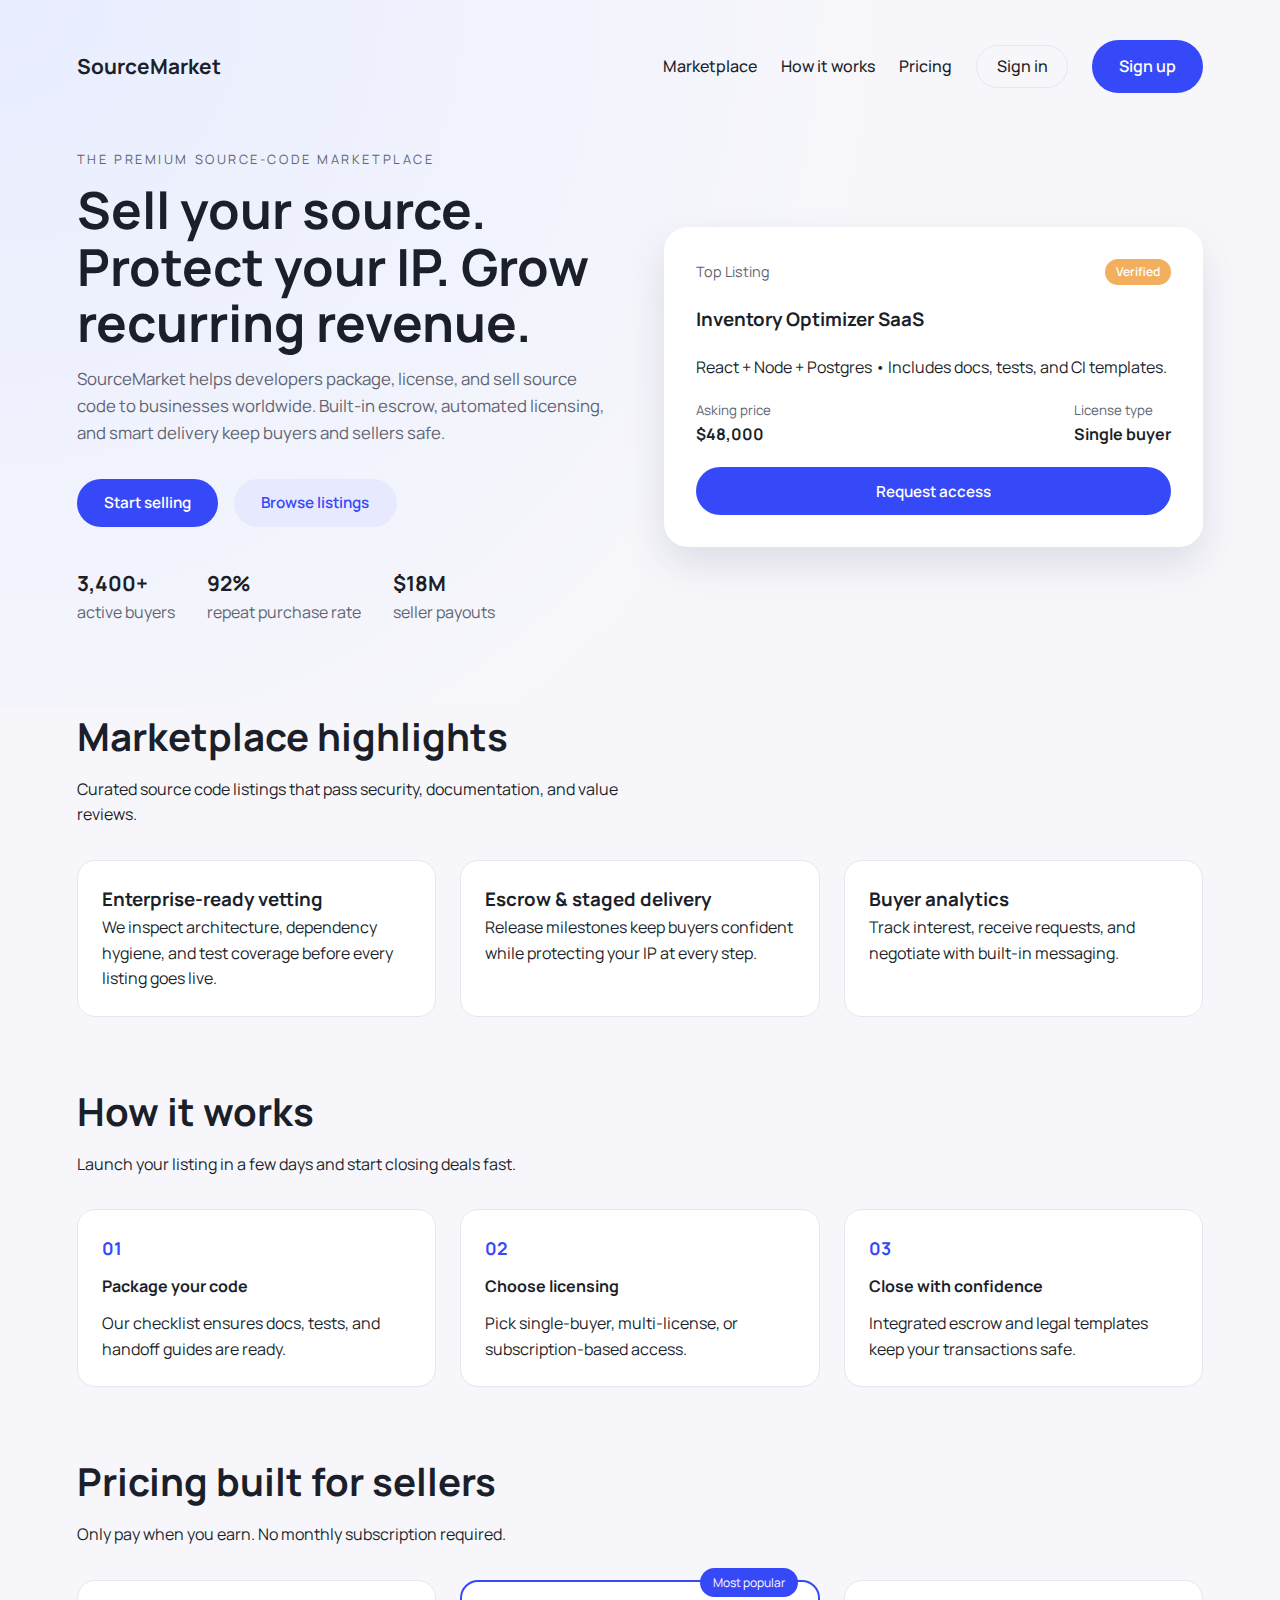
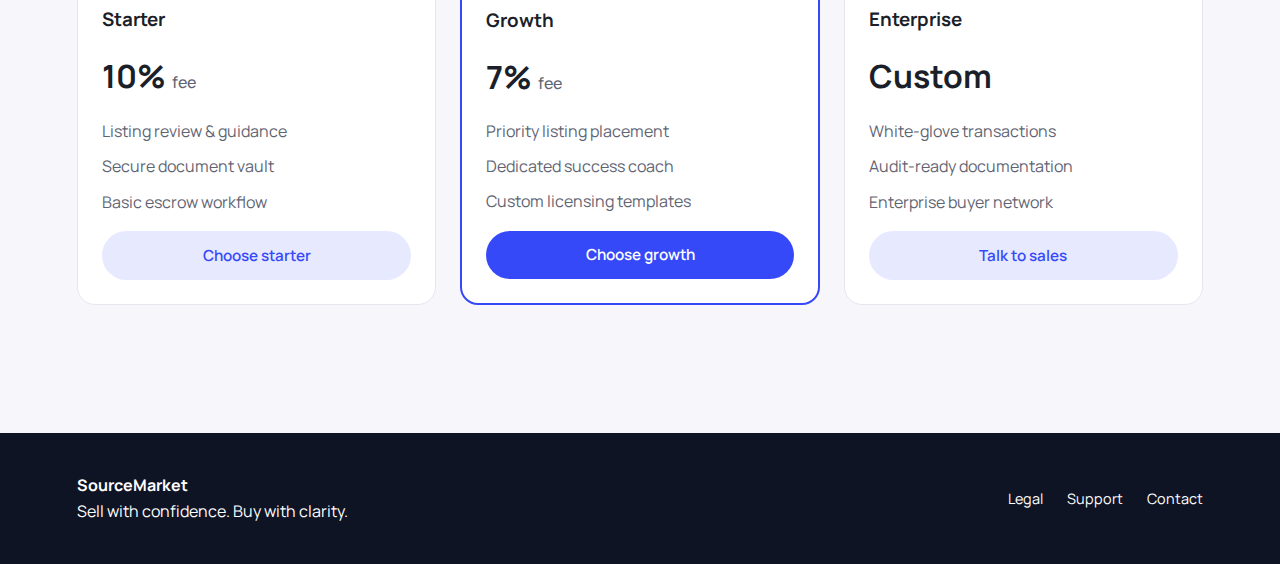
<file: index.html>
<!DOCTYPE html>
<html lang="en">
  <head>
    <meta charset="UTF-8" />
    <meta name="viewport" content="width=device-width, initial-scale=1.0" />
    <title>SourceMarket — Sell Your Source Code</title>
    <link rel="stylesheet" href="styles.css" />
    <link rel="preconnect" href="https://fonts.googleapis.com" />
    <link rel="preconnect" href="https://fonts.gstatic.com" crossorigin />
    <link
      href="https://fonts.googleapis.com/css2?family=Manrope:wght@300;400;500;600;700&display=swap"
      rel="stylesheet"
    />
  </head>
  <body>
    <header class="hero">
      <nav class="nav">
        <div class="logo">SourceMarket</div>
        <div class="nav-links">
          <a href="#market">Marketplace</a>
          <a href="#how">How it works</a>
          <a href="#pricing">Pricing</a>
          <a class="ghost" href="login.html">Sign in</a>
          <a class="primary" href="signup.html">Sign up</a>
        </div>
      </nav>
      <div class="hero-content">
        <div>
          <p class="eyebrow">The premium source-code marketplace</p>
          <h1>Sell your source. Protect your IP. Grow recurring revenue.</h1>
          <p class="lead">
            SourceMarket helps developers package, license, and sell source code to businesses
            worldwide. Built-in escrow, automated licensing, and smart delivery keep buyers and
            sellers safe.
          </p>
          <div class="cta-row">
            <button class="primary">Start selling</button>
            <button class="secondary">Browse listings</button>
          </div>
          <div class="trust">
            <div>
              <strong>3,400+</strong>
              <span>active buyers</span>
            </div>
            <div>
              <strong>92%</strong>
              <span>repeat purchase rate</span>
            </div>
            <div>
              <strong>$18M</strong>
              <span>seller payouts</span>
            </div>
          </div>
        </div>
        <div class="hero-card">
          <div class="card-header">
            <span>Top Listing</span>
            <span class="badge">Verified</span>
          </div>
          <h3>Inventory Optimizer SaaS</h3>
          <p>React + Node + Postgres • Includes docs, tests, and CI templates.</p>
          <div class="card-meta">
            <div>
              <small>Asking price</small>
              <strong>$48,000</strong>
            </div>
            <div>
              <small>License type</small>
              <strong>Single buyer</strong>
            </div>
          </div>
          <button class="primary full">Request access</button>
        </div>
      </div>
    </header>

    <main>
      <section id="market" class="market">
        <div class="section-header">
          <h2>Marketplace highlights</h2>
          <p>Curated source code listings that pass security, documentation, and value reviews.</p>
        </div>
        <div class="cards">
          <article>
            <h3>Enterprise-ready vetting</h3>
            <p>
              We inspect architecture, dependency hygiene, and test coverage before every listing
              goes live.
            </p>
          </article>
          <article>
            <h3>Escrow &amp; staged delivery</h3>
            <p>Release milestones keep buyers confident while protecting your IP at every step.</p>
          </article>
          <article>
            <h3>Buyer analytics</h3>
            <p>Track interest, receive requests, and negotiate with built-in messaging.</p>
          </article>
        </div>
      </section>

      <section id="how" class="how">
        <div class="section-header">
          <h2>How it works</h2>
          <p>Launch your listing in a few days and start closing deals fast.</p>
        </div>
        <div class="steps">
          <div>
            <span>01</span>
            <h4>Package your code</h4>
            <p>Our checklist ensures docs, tests, and handoff guides are ready.</p>
          </div>
          <div>
            <span>02</span>
            <h4>Choose licensing</h4>
            <p>Pick single-buyer, multi-license, or subscription-based access.</p>
          </div>
          <div>
            <span>03</span>
            <h4>Close with confidence</h4>
            <p>Integrated escrow and legal templates keep your transactions safe.</p>
          </div>
        </div>
      </section>

      <section id="pricing" class="pricing">
        <div class="section-header">
          <h2>Pricing built for sellers</h2>
          <p>Only pay when you earn. No monthly subscription required.</p>
        </div>
        <div class="pricing-grid">
          <div class="pricing-card">
            <h3>Starter</h3>
            <p class="price">10% <span>fee</span></p>
            <ul>
              <li>Listing review &amp; guidance</li>
              <li>Secure document vault</li>
              <li>Basic escrow workflow</li>
            </ul>
            <button class="secondary full">Choose starter</button>
          </div>
          <div class="pricing-card featured">
            <h3>Growth</h3>
            <p class="price">7% <span>fee</span></p>
            <ul>
              <li>Priority listing placement</li>
              <li>Dedicated success coach</li>
              <li>Custom licensing templates</li>
            </ul>
            <button class="primary full">Choose growth</button>
          </div>
          <div class="pricing-card">
            <h3>Enterprise</h3>
            <p class="price">Custom</p>
            <ul>
              <li>White-glove transactions</li>
              <li>Audit-ready documentation</li>
              <li>Enterprise buyer network</li>
            </ul>
            <button class="secondary full">Talk to sales</button>
          </div>
        </div>
      </section>
    </main>

    <footer class="footer">
      <div>
        <strong>SourceMarket</strong>
        <p>Sell with confidence. Buy with clarity.</p>
      </div>
      <div class="footer-links">
        <a href="#">Legal</a>
        <a href="#">Support</a>
        <a href="#">Contact</a>
      </div>
    </footer>
  </body>
</html>
</file>
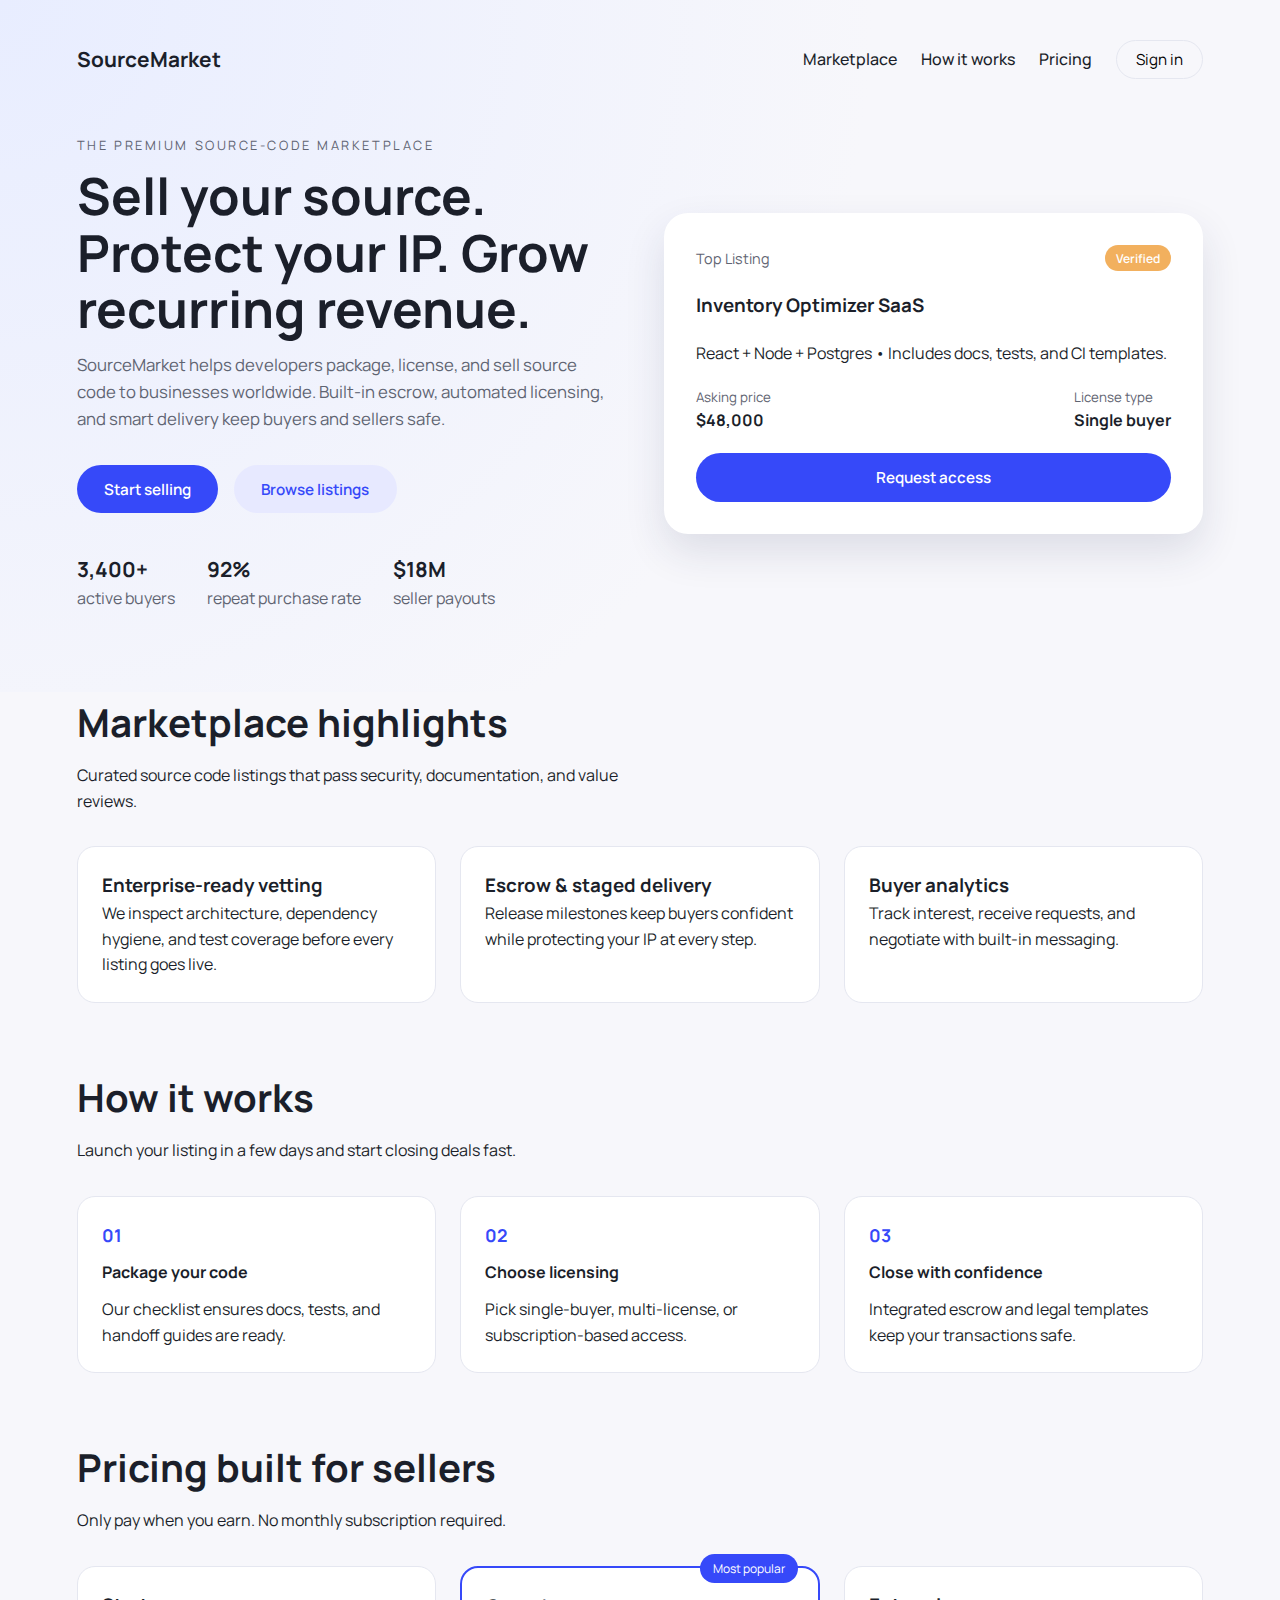
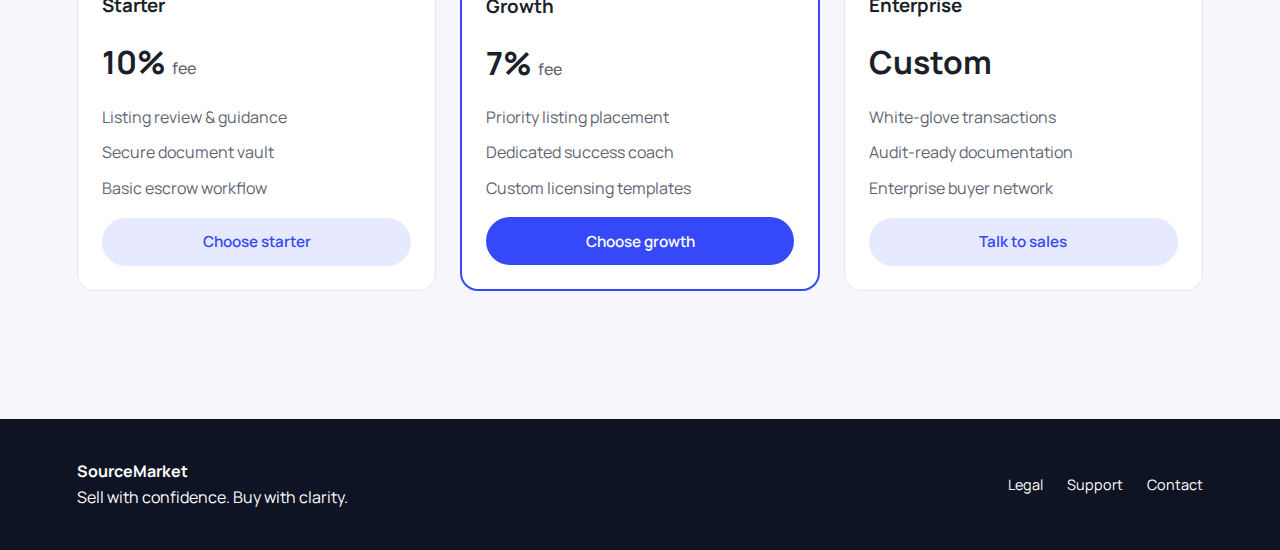
<file: public/index.html>
<!DOCTYPE html>
<html lang="en">
  <head>
    <meta charset="UTF-8" />
    <meta name="viewport" content="width=device-width, initial-scale=1.0" />
    <title>SourceMarket — Sell Your Source Code</title>
    <link rel="stylesheet" href="styles.css" />
    <link rel="preconnect" href="https://fonts.googleapis.com" />
    <link rel="preconnect" href="https://fonts.gstatic.com" crossorigin />
    <link
      href="https://fonts.googleapis.com/css2?family=Manrope:wght@300;400;500;600;700&display=swap"
      rel="stylesheet"
    />
  </head>
  <body>
    <header class="hero">
      <nav class="nav">
        <div class="logo">SourceMarket</div>
        <div class="nav-links">
          <a href="#market">Marketplace</a>
          <a href="#how">How it works</a>
          <a href="#pricing">Pricing</a>
          <button class="ghost">Sign in</button>
        </div>
      </nav>
      <div class="hero-content">
        <div>
          <p class="eyebrow">The premium source-code marketplace</p>
          <h1>Sell your source. Protect your IP. Grow recurring revenue.</h1>
          <p class="lead">
            SourceMarket helps developers package, license, and sell source code to businesses
            worldwide. Built-in escrow, automated licensing, and smart delivery keep buyers and
            sellers safe.
          </p>
          <div class="cta-row">
            <button class="primary">Start selling</button>
            <button class="secondary">Browse listings</button>
          </div>
          <div class="trust">
            <div>
              <strong>3,400+</strong>
              <span>active buyers</span>
            </div>
            <div>
              <strong>92%</strong>
              <span>repeat purchase rate</span>
            </div>
            <div>
              <strong>$18M</strong>
              <span>seller payouts</span>
            </div>
          </div>
        </div>
        <div class="hero-card">
          <div class="card-header">
            <span>Top Listing</span>
            <span class="badge">Verified</span>
          </div>
          <h3>Inventory Optimizer SaaS</h3>
          <p>React + Node + Postgres • Includes docs, tests, and CI templates.</p>
          <div class="card-meta">
            <div>
              <small>Asking price</small>
              <strong>$48,000</strong>
            </div>
            <div>
              <small>License type</small>
              <strong>Single buyer</strong>
            </div>
          </div>
          <button class="primary full">Request access</button>
        </div>
      </div>
    </header>

    <main>
      <section id="market" class="market">
        <div class="section-header">
          <h2>Marketplace highlights</h2>
          <p>Curated source code listings that pass security, documentation, and value reviews.</p>
        </div>
        <div class="cards">
          <article>
            <h3>Enterprise-ready vetting</h3>
            <p>
              We inspect architecture, dependency hygiene, and test coverage before every listing
              goes live.
            </p>
          </article>
          <article>
            <h3>Escrow &amp; staged delivery</h3>
            <p>Release milestones keep buyers confident while protecting your IP at every step.</p>
          </article>
          <article>
            <h3>Buyer analytics</h3>
            <p>Track interest, receive requests, and negotiate with built-in messaging.</p>
          </article>
        </div>
      </section>

      <section id="how" class="how">
        <div class="section-header">
          <h2>How it works</h2>
          <p>Launch your listing in a few days and start closing deals fast.</p>
        </div>
        <div class="steps">
          <div>
            <span>01</span>
            <h4>Package your code</h4>
            <p>Our checklist ensures docs, tests, and handoff guides are ready.</p>
          </div>
          <div>
            <span>02</span>
            <h4>Choose licensing</h4>
            <p>Pick single-buyer, multi-license, or subscription-based access.</p>
          </div>
          <div>
            <span>03</span>
            <h4>Close with confidence</h4>
            <p>Integrated escrow and legal templates keep your transactions safe.</p>
          </div>
        </div>
      </section>

      <section id="pricing" class="pricing">
        <div class="section-header">
          <h2>Pricing built for sellers</h2>
          <p>Only pay when you earn. No monthly subscription required.</p>
        </div>
        <div class="pricing-grid">
          <div class="pricing-card">
            <h3>Starter</h3>
            <p class="price">10% <span>fee</span></p>
            <ul>
              <li>Listing review &amp; guidance</li>
              <li>Secure document vault</li>
              <li>Basic escrow workflow</li>
            </ul>
            <button class="secondary full">Choose starter</button>
          </div>
          <div class="pricing-card featured">
            <h3>Growth</h3>
            <p class="price">7% <span>fee</span></p>
            <ul>
              <li>Priority listing placement</li>
              <li>Dedicated success coach</li>
              <li>Custom licensing templates</li>
            </ul>
            <button class="primary full">Choose growth</button>
          </div>
          <div class="pricing-card">
            <h3>Enterprise</h3>
            <p class="price">Custom</p>
            <ul>
              <li>White-glove transactions</li>
              <li>Audit-ready documentation</li>
              <li>Enterprise buyer network</li>
            </ul>
            <button class="secondary full">Talk to sales</button>
          </div>
        </div>
      </section>
    </main>

    <footer class="footer">
      <div>
        <strong>SourceMarket</strong>
        <p>Sell with confidence. Buy with clarity.</p>
      </div>
      <div class="footer-links">
        <a href="#">Legal</a>
        <a href="#">Support</a>
        <a href="#">Contact</a>
      </div>
    </footer>
  </body>
</html>
</file>
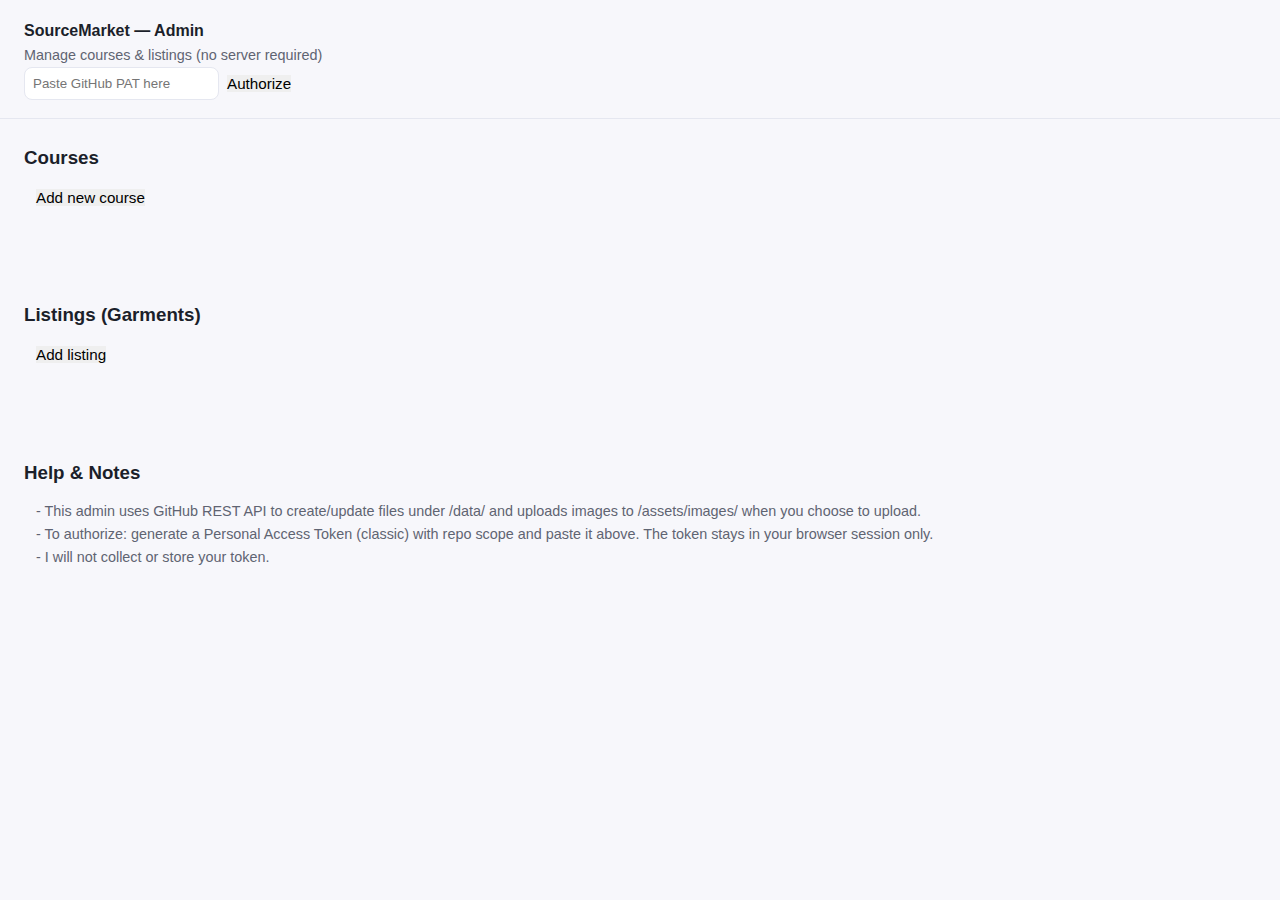
<file: admin.html>
<!doctype html>
<html lang="en">
  <head>
    <meta charset="utf-8">
    <meta name="viewport" content="width=device-width,initial-scale=1">
    <title>Admin — SourceMarket</title>
    <link rel="stylesheet" href="styles.css">
    <style>
      .admin-header{padding:18px 24px;border-bottom:1px solid var(--border);background:var(--surface)}
      .admin-main{padding:24px}
      .pad{padding:12px}
      .input-inline{display:flex;gap:8px;align-items:center}
      .file-list{margin-top:14px}
      .file-row{display:flex;justify-content:space-between;align-items:center;padding:8px 0;border-bottom:1px dashed #eee}
      .small-muted{font-size:.9rem;color:var(--muted)}
    </style>
  </head>
  <body>
    <header class="admin-header">
      <div class="container header-row">
        <div><strong>SourceMarket — Admin</strong><div class="small-muted">Manage courses & listings (no server required)</div></div>
        <div class="input-inline">
          <input id="patInput" type="password" placeholder="Paste GitHub PAT here" style="padding:8px;border-radius:8px;border:1px solid var(--border)">
          <button id="authBtn" class="btn btn-primary">Authorize</button>
        </div>
      </div>
    </header>

    <main class="admin-main container">
      <section>
        <h3>Courses</h3>
        <div class="pad">
          <button id="newCourse" class="btn">Add new course</button>
          <div id="coursesList" class="file-list"></div>
        </div>
      </section>

      <section style="margin-top:28px">
        <h3>Listings (Garments)</h3>
        <div class="pad">
          <button id="newListing" class="btn">Add listing</button>
          <div id="listingsList" class="file-list"></div>
        </div>
      </section>

      <section style="margin-top:28px">
        <h3>Help & Notes</h3>
        <div class="pad small-muted">
          - This admin uses GitHub REST API to create/update files under <code>/data/</code> and uploads images to <code>/assets/images/</code> when you choose to upload.
          <br>- To authorize: generate a Personal Access Token (classic) with <code>repo</code> scope and paste it above. The token stays in your browser session only.
          <br>- I will not collect or store your token.
        </div>
      </section>
    </main>

    <script>
      // Basic GitHub file operations using PAT stored in memory
      const owner = 'munna1234mm';
      const repo = 'okokokokokokok';
      let headers = {};

      function setAuth(token){
        headers = { 'Authorization': 'token ' + token, 'Accept': 'application/vnd.github.v3+json' };
      }

      async function listFiles(path){
        const url = `https://api.github.com/repos/${owner}/${repo}/contents/${path}`;
        const res = await fetch(url, { headers });
        if(res.status===200) return res.json();
        return [];
      }

      async function getFile(path){
        const url = `https://api.github.com/repos/${owner}/${repo}/contents/${path}`;
        const res = await fetch(url,{headers});
        if(res.status===200)return res.json();
        return null;
      }

      async function putFile(path, content, message){
        const url = `https://api.github.com/repos/${owner}/${repo}/contents/${path}`;
        const body = { message, content: btoa(unescape(encodeURIComponent(content))) };
        // Try to get existing file to include sha when updating
        const existing = await getFile(path);
        if(existing && existing.sha) body.sha = existing.sha;
        const res = await fetch(url, { method: 'PUT', headers: { ...headers, 'Content-Type':'application/json' }, body: JSON.stringify(body) });
        return res.json();
      }

      async function deleteFile(path, message){
        const existing = await getFile(path);
        if(!existing) return null;
        const url = `https://api.github.com/repos/${owner}/${repo}/contents/${path}`;
        const body = { message, sha: existing.sha };
        const res = await fetch(url, { method: 'DELETE', headers: {...headers, 'Content-Type':'application/json'}, body: JSON.stringify(body) });
        return res.json();
      }

      // Render lists
      async function renderCourses(){
        const list = document.getElementById('coursesList'); list.innerHTML='Loading...';
        const files = await listFiles('data/courses').catch(()=>[]);
        list.innerHTML = '';
        if(!files || files.length===0){ list.innerHTML = '<div class="small-muted">No courses found</div>'; return; }
        files.forEach(f=>{
          const row = document.createElement('div'); row.className='file-row';
          const left = document.createElement('div'); left.innerHTML = `<strong>${f.name}</strong>`;
          const right = document.createElement('div');
          right.innerHTML = `<button class="btn" data-path="${f.path}" onclick="editCourse('${f.path}')">Edit</button> <button class="btn" data-path="${f.path}" onclick="removeCourse('${f.path}')">Delete</button>`;
          row.appendChild(left); row.appendChild(right); list.appendChild(row);
        });
      }

      async function renderListings(){
        const list = document.getElementById('listingsList'); list.innerHTML='Loading...';
        const files = await listFiles('data/listings').catch(()=>[]);
        list.innerHTML = '';
        if(!files || files.length===0){ list.innerHTML = '<div class="small-muted">No listings found</div>'; return; }
        files.forEach(f=>{
          const row = document.createElement('div'); row.className='file-row';
          const left = document.createElement('div'); left.innerHTML = `<strong>${f.name}</strong>`;
          const right = document.createElement('div');
          right.innerHTML = `<button class="btn" data-path="${f.path}" onclick="editListing('${f.path}')">Edit</button> <button class="btn" data-path="${f.path}" onclick="removeListing('${f.path}')">Delete</button>`;
          row.appendChild(left); row.appendChild(right); list.appendChild(row);
        });
      }

      // Add / edit handlers
      window.editCourse = async function(path){
        const f = await getFile(path);
        if(!f) return alert('Unable to load file');
        const content = decodeURIComponent(escape(atob(f.content)));
        const data = JSON.parse(content);
        const newTitle = prompt('Title', data.title) || data.title;
        data.title = newTitle;
        await putFile(path, JSON.stringify(data, null, 2), `Update course ${data.id}`);
        alert('Updated'); renderCourses();
      }

      window.removeCourse = async function(path){ if(!confirm('Delete this course?')) return; await deleteFile(path, 'Delete course'); alert('Deleted'); renderCourses(); }

      window.editListing = async function(path){ const f = await getFile(path); if(!f) return alert('Unable to load file'); const content = decodeURIComponent(escape(atob(f.content))); const data = JSON.parse(content); const newTitle = prompt('Title', data.title) || data.title; data.title = newTitle; await putFile(path, JSON.stringify(data, null, 2), `Update listing ${data.id}`); alert('Updated'); renderListings(); }
      window.removeListing = async function(path){ if(!confirm('Delete this listing?')) return; await deleteFile(path,'Delete listing'); alert('Deleted'); renderListings(); }

      document.getElementById('authBtn').addEventListener('click', ()=>{
        const token = document.getElementById('patInput').value.trim(); if(!token) return alert('Paste your GitHub PAT'); setAuth(token); renderCourses(); renderListings(); alert('Authorized (in this browser session only)');
      });

      document.getElementById('newCourse').addEventListener('click', async ()=>{
        const id = prompt('Course ID (slug) e.g. intro-to-fashion-tech'); if(!id) return;
        const title = prompt('Title'); if(!title) return;
        const data = { id, title, short_description:'', full_description:'', image:'', category:'Garments', price:0, published:false, created_at:new Date().toISOString() };
        await putFile(`data/courses/${id}.json`, JSON.stringify(data, null, 2), `Add course ${id}`);
        alert('Course created'); renderCourses();
      });

      document.getElementById('newListing').addEventListener('click', async ()=>{
        const id = prompt('Listing ID (slug) e.g. sample-listing'); if(!id) return;
        const title = prompt('Title'); if(!title) return;
        const data = { id, title, description:'', images:[], tags:[], price:0, published:false };
        await putFile(`data/listings/${id}.json`, JSON.stringify(data, null, 2), `Add listing ${id}`);
        alert('Listing created'); renderListings();
      });

      // initial empty lists until authorized
    </script>
  </body>
</html>
</file>
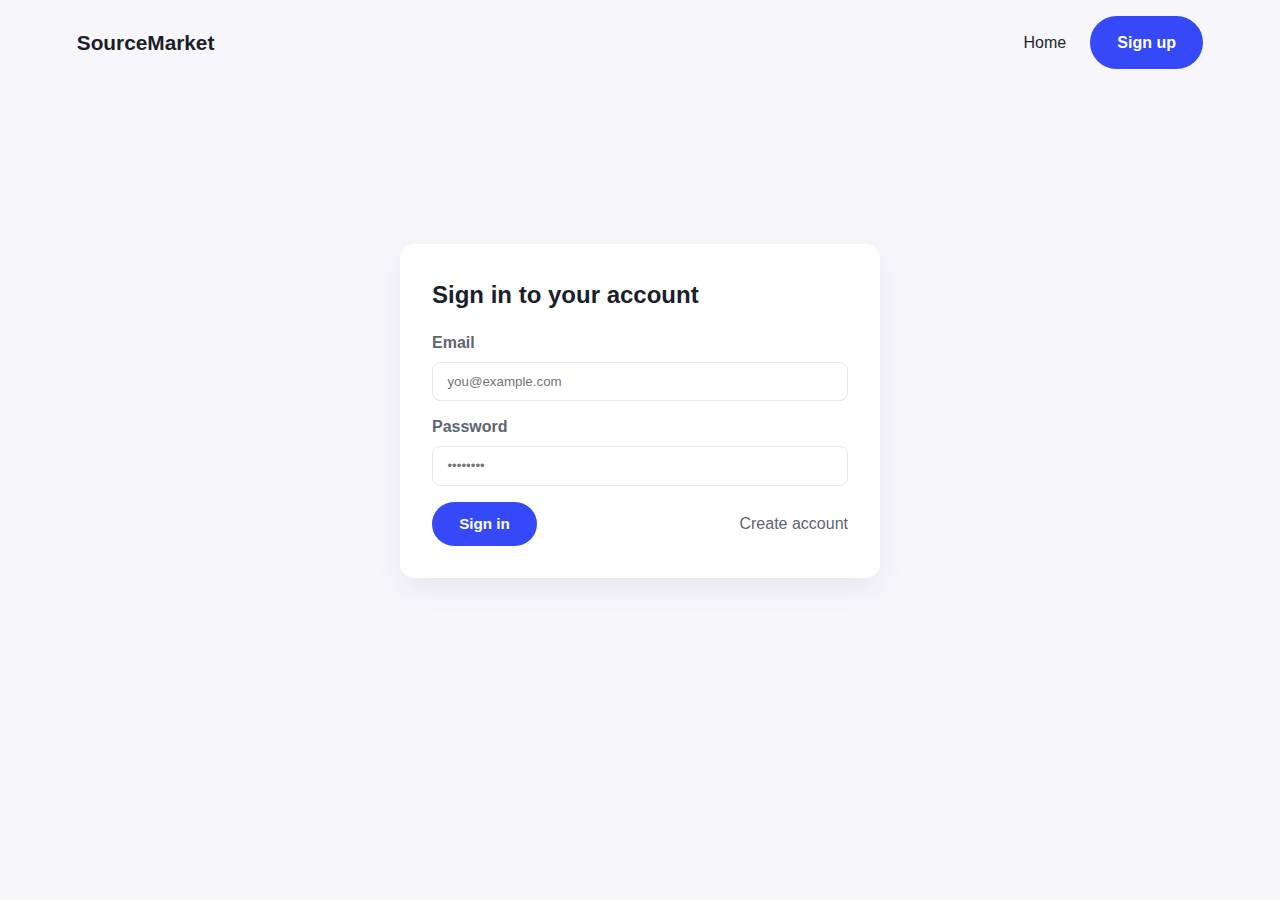
<file: login.html>
<!DOCTYPE html>
<html lang="en">
  <head>
    <meta charset="UTF-8" />
    <meta name="viewport" content="width=device-width, initial-scale=1.0" />
    <title>Sign in — SourceMarket</title>
    <link rel="stylesheet" href="styles.css" />
  </head>
  <body>
    <nav class="nav" style="padding:1rem 6vw;">
      <div class="logo">SourceMarket</div>
      <div class="nav-links">
        <a href="index.html">Home</a>
        <a href="signup.html" class="primary">Sign up</a>
      </div>
    </nav>

    <main class="auth-container">
      <div class="auth-card">
        <h2>Sign in to your account</h2>
        <form id="loginForm">
          <label>
            Email
            <input type="email" name="email" required placeholder="you@example.com" />
          </label>
          <label>
            Password
            <input type="password" name="password" required placeholder="••••••••" />
          </label>
          <div class="form-actions">
            <button class="primary" type="submit">Sign in</button>
            <a class="muted" href="signup.html">Create account</a>
          </div>
        </form>
      </div>
    </main>

    <script>
      document.getElementById('loginForm').addEventListener('submit', function (e) {
        e.preventDefault();
        const email = this.email.value.trim();
        if (!email) return alert('Please enter your email');
        // Placeholder: in a real app you'd POST to your auth endpoint
        alert('Sign in submitted for ' + email + '\n(Frontend demo only)');
      });
    </script>
  </body>
</html>
</file>
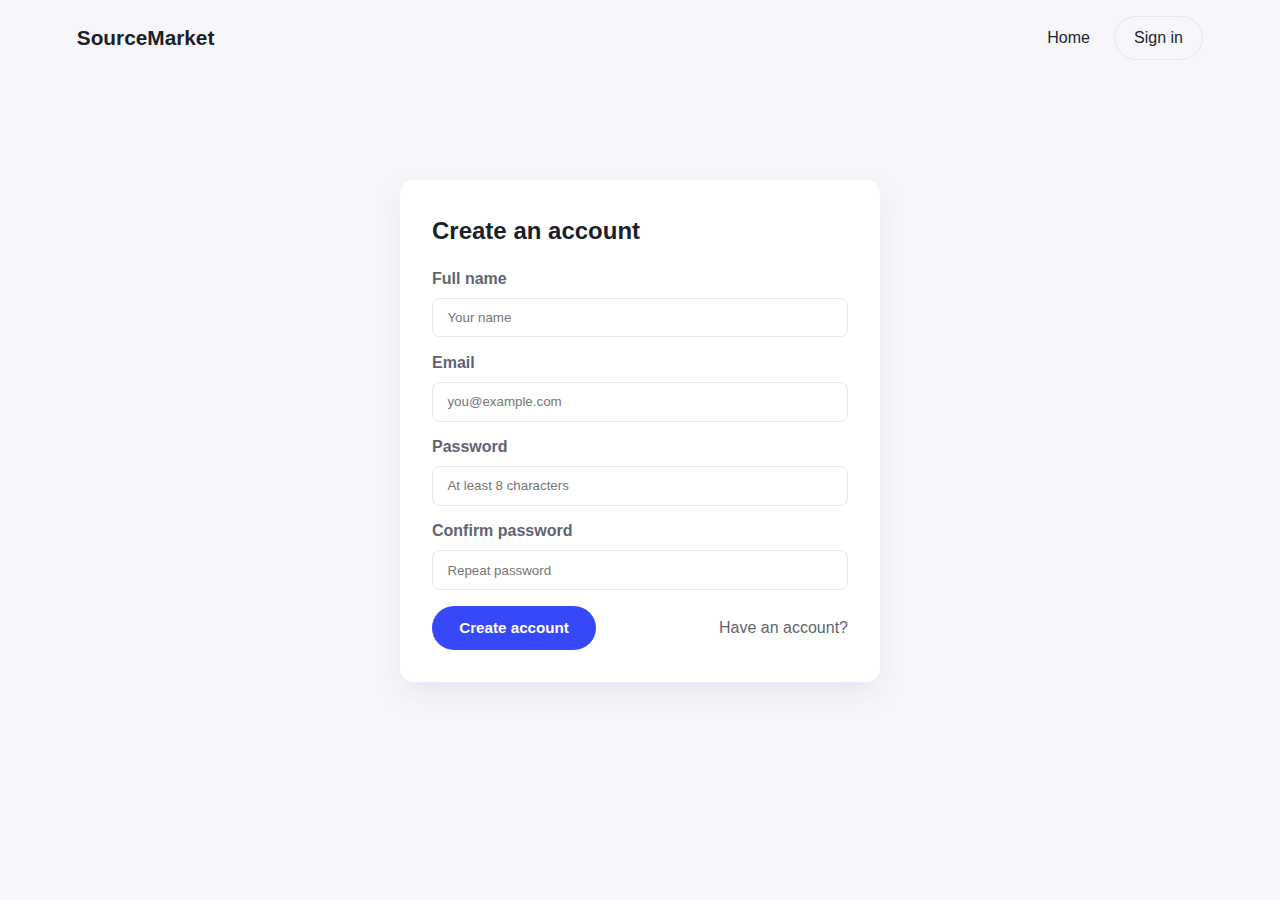
<file: signup.html>
<!DOCTYPE html>
<html lang="en">
  <head>
    <meta charset="UTF-8" />
    <meta name="viewport" content="width=device-width, initial-scale=1.0" />
    <title>Create account — SourceMarket</title>
    <link rel="stylesheet" href="styles.css" />
  </head>
  <body>
    <nav class="nav" style="padding:1rem 6vw;">
      <div class="logo">SourceMarket</div>
      <div class="nav-links">
        <a href="index.html">Home</a>
        <a href="login.html" class="ghost">Sign in</a>
      </div>
    </nav>

    <main class="auth-container">
      <div class="auth-card">
        <h2>Create an account</h2>
        <form id="signupForm">
          <label>
            Full name
            <input type="text" name="name" required placeholder="Your name" />
          </label>
          <label>
            Email
            <input type="email" name="email" required placeholder="you@example.com" />
          </label>
          <label>
            Password
            <input type="password" name="password" required placeholder="At least 8 characters" minlength="8" />
          </label>
          <label>
            Confirm password
            <input type="password" name="confirm" required placeholder="Repeat password" minlength="8" />
          </label>
          <div class="form-actions">
            <button class="primary" type="submit">Create account</button>
            <a class="muted" href="login.html">Have an account?</a>
          </div>
        </form>
      </div>
    </main>

    <script>
      document.getElementById('signupForm').addEventListener('submit', function (e) {
        e.preventDefault();
        const pw = this.password.value;
        const confirm = this.confirm.value;
        if (pw !== confirm) return alert('Passwords do not match');
        alert('Account creation submitted for ' + this.email.value + '\n(Frontend demo only)');
      });
    </script>
  </body>
</html>
</file>
<file: styles.css>
:root {
  color-scheme: light;
  --bg: #f7f7fb;
  --card: #ffffff;
  --text: #1b1f2a;
  --muted: #5f6472;
  --primary: #3649f9;
  --secondary: #e7e9ff;
  --accent: #f2b05e;
  --border: #e5e7f0;
}

* {
  box-sizing: border-box;
  margin: 0;
  padding: 0;
  font-family: "Manrope", sans-serif;
}

body {
  background: var(--bg);
  color: var(--text);
  line-height: 1.6;
}

a {
  text-decoration: none;
  color: inherit;
}

button {
  border: none;
  cursor: pointer;
  font-size: 0.95rem;
}

.hero {
  background: radial-gradient(circle at top left, #e8edff 0%, #f7f7fb 60%);
  padding: 2.5rem 6vw 5rem;
}

.nav {
  display: flex;
  align-items: center;
  justify-content: space-between;
  margin-bottom: 3.5rem;
}

.logo {
  font-weight: 700;
  font-size: 1.3rem;
}

.nav-links {
  display: flex;
  align-items: center;
  gap: 1.5rem;
  font-weight: 500;
}

.hero-content {
  display: grid;
  gap: 3rem;
  grid-template-columns: repeat(auto-fit, minmax(280px, 1fr));
  align-items: center;
}

.eyebrow {
  text-transform: uppercase;
  font-size: 0.8rem;
  letter-spacing: 0.2em;
  color: var(--muted);
  margin-bottom: 0.75rem;
}

h1 {
  font-size: clamp(2.2rem, 4vw, 3.5rem);
  line-height: 1.1;
  margin-bottom: 1rem;
}

.lead {
  max-width: 540px;
  font-size: 1.05rem;
  color: var(--muted);
  margin-bottom: 2rem;
}

.cta-row {
  display: flex;
  flex-wrap: wrap;
  gap: 1rem;
  margin-bottom: 2.5rem;
}

.primary {
  background: var(--primary);
  color: #fff;
  padding: 0.85rem 1.7rem;
  border-radius: 999px;
  font-weight: 600;
}

.secondary {
  background: var(--secondary);
  color: var(--primary);
  padding: 0.85rem 1.7rem;
  border-radius: 999px;
  font-weight: 600;
}

.ghost {
  background: transparent;
  border: 1px solid var(--border);
  padding: 0.5rem 1.2rem;
  border-radius: 999px;
}

.trust {
  display: flex;
  gap: 2rem;
  flex-wrap: wrap;
  color: var(--muted);
}

.trust strong {
  display: block;
  font-size: 1.3rem;
  color: var(--text);
}

.hero-card {
  background: var(--card);
  padding: 2rem;
  border-radius: 24px;
  box-shadow: 0 18px 40px rgba(32, 39, 83, 0.12);
  display: grid;
  gap: 1.25rem;
}

.card-header {
  display: flex;
  justify-content: space-between;
  align-items: center;
  font-size: 0.9rem;
  color: var(--muted);
}

.badge {
  background: var(--accent);
  color: #fff;
  padding: 0.2rem 0.7rem;
  border-radius: 999px;
  font-weight: 600;
  font-size: 0.75rem;
}

.card-meta {
  display: flex;
  justify-content: space-between;
  gap: 1rem;
}

.card-meta small {
  color: var(--muted);
  display: block;
}

.full {
  width: 100%;
}

main {
  padding: 0 6vw 4rem;
}

section {
  margin-bottom: 4rem;
}

.section-header {
  max-width: 560px;
  margin-bottom: 2rem;
}

.section-header h2 {
  font-size: clamp(1.8rem, 3vw, 2.5rem);
  margin-bottom: 0.6rem;
}

.cards,
.steps,
.pricing-grid {
  display: grid;
  grid-template-columns: repeat(auto-fit, minmax(220px, 1fr));
  gap: 1.5rem;
}

.cards article,
.steps div,
.pricing-card {
  background: var(--card);
  padding: 1.5rem;
  border-radius: 18px;
  border: 1px solid var(--border);
}

.steps span {
  font-weight: 700;
  color: var(--primary);
  font-size: 1.1rem;
}

.steps h4 {
  margin: 0.7rem 0;
}

.pricing-card {
  display: grid;
  gap: 1rem;
}

.pricing-card ul {
  list-style: none;
  display: grid;
  gap: 0.6rem;
  color: var(--muted);
}

.price {
  font-size: 2rem;
  font-weight: 700;
}

.price span {
  font-size: 1rem;
  font-weight: 500;
  color: var(--muted);
}

.featured {
  border: 2px solid var(--primary);
  position: relative;
}

.featured::after {
  content: "Most popular";
  position: absolute;
  top: -14px;
  right: 20px;
  background: var(--primary);
  color: #fff;
  padding: 0.3rem 0.8rem;
  border-radius: 999px;
  font-size: 0.75rem;
}

.footer {
  background: #0f1424;
  color: #fff;
  padding: 2.5rem 6vw;
  display: flex;
  justify-content: space-between;
  align-items: center;
  flex-wrap: wrap;
  gap: 1rem;
}

.footer-links {
  display: flex;
  gap: 1.5rem;
  font-size: 0.9rem;
}

.auth-container{min-height:60vh;display:flex;align-items:center;justify-content:center;padding:3rem 6vw}
.auth-card{background:var(--card);padding:2rem;border-radius:14px;max-width:480px;width:100%;box-shadow:0 12px 30px rgba(32,39,83,0.08)}
.auth-card h2{margin-bottom:1rem}
.auth-card label{display:block;margin-bottom:.8rem;color:var(--muted);font-weight:600}
.auth-card input{display:block;width:100%;padding:.7rem .9rem;border:1px solid var(--border);border-radius:8px;margin-top:.4rem}
.form-actions{display:flex;gap:1rem;align-items:center;justify-content:space-between;margin-top:1rem}
.form-actions .muted{color:var(--muted)}

@media (max-width: 720px) {
  .nav-links {
    flex-wrap: wrap;
    justify-content: flex-end;
  }

  .hero {
    padding: 2rem 5vw 4rem;
  }
}
</file>
<file: public/styles.css>
:root {
  color-scheme: light;
  --bg: #f7f7fb;
  --card: #ffffff;
  --text: #1b1f2a;
  --muted: #5f6472;
  --primary: #3649f9;
  --secondary: #e7e9ff;
  --accent: #f2b05e;
  --border: #e5e7f0;
}

* {
  box-sizing: border-box;
  margin: 0;
  padding: 0;
  font-family: "Manrope", sans-serif;
}

body {
  background: var(--bg);
  color: var(--text);
  line-height: 1.6;
}

a {
  text-decoration: none;
  color: inherit;
}

button {
  border: none;
  cursor: pointer;
  font-size: 0.95rem;
}

.hero {
  background: radial-gradient(circle at top left, #e8edff 0%, #f7f7fb 60%);
  padding: 2.5rem 6vw 5rem;
}

.nav {
  display: flex;
  align-items: center;
  justify-content: space-between;
  margin-bottom: 3.5rem;
}

.logo {
  font-weight: 700;
  font-size: 1.3rem;
}

.nav-links {
  display: flex;
  align-items: center;
  gap: 1.5rem;
  font-weight: 500;
}

.hero-content {
  display: grid;
  gap: 3rem;
  grid-template-columns: repeat(auto-fit, minmax(280px, 1fr));
  align-items: center;
}

.eyebrow {
  text-transform: uppercase;
  font-size: 0.8rem;
  letter-spacing: 0.2em;
  color: var(--muted);
  margin-bottom: 0.75rem;
}

h1 {
  font-size: clamp(2.2rem, 4vw, 3.5rem);
  line-height: 1.1;
  margin-bottom: 1rem;
}

.lead {
  max-width: 540px;
  font-size: 1.05rem;
  color: var(--muted);
  margin-bottom: 2rem;
}

.cta-row {
  display: flex;
  flex-wrap: wrap;
  gap: 1rem;
  margin-bottom: 2.5rem;
}

.primary {
  background: var(--primary);
  color: #fff;
  padding: 0.85rem 1.7rem;
  border-radius: 999px;
  font-weight: 600;
}

.secondary {
  background: var(--secondary);
  color: var(--primary);
  padding: 0.85rem 1.7rem;
  border-radius: 999px;
  font-weight: 600;
}

.ghost {
  background: transparent;
  border: 1px solid var(--border);
  padding: 0.5rem 1.2rem;
  border-radius: 999px;
}

.trust {
  display: flex;
  gap: 2rem;
  flex-wrap: wrap;
  color: var(--muted);
}

.trust strong {
  display: block;
  font-size: 1.3rem;
  color: var(--text);
}

.hero-card {
  background: var(--card);
  padding: 2rem;
  border-radius: 24px;
  box-shadow: 0 18px 40px rgba(32, 39, 83, 0.12);
  display: grid;
  gap: 1.25rem;
}

.card-header {
  display: flex;
  justify-content: space-between;
  align-items: center;
  font-size: 0.9rem;
  color: var(--muted);
}

.badge {
  background: var(--accent);
  color: #fff;
  padding: 0.2rem 0.7rem;
  border-radius: 999px;
  font-weight: 600;
  font-size: 0.75rem;
}

.card-meta {
  display: flex;
  justify-content: space-between;
  gap: 1rem;
}

.card-meta small {
  color: var(--muted);
  display: block;
}

.full {
  width: 100%;
}

main {
  padding: 0 6vw 4rem;
}

section {
  margin-bottom: 4rem;
}

.section-header {
  max-width: 560px;
  margin-bottom: 2rem;
}

.section-header h2 {
  font-size: clamp(1.8rem, 3vw, 2.5rem);
  margin-bottom: 0.6rem;
}

.cards,
.steps,
.pricing-grid {
  display: grid;
  grid-template-columns: repeat(auto-fit, minmax(220px, 1fr));
  gap: 1.5rem;
}

.cards article,
.steps div,
.pricing-card {
  background: var(--card);
  padding: 1.5rem;
  border-radius: 18px;
  border: 1px solid var(--border);
}

.steps span {
  font-weight: 700;
  color: var(--primary);
  font-size: 1.1rem;
}

.steps h4 {
  margin: 0.7rem 0;
}

.pricing-card {
  display: grid;
  gap: 1rem;
}

.pricing-card ul {
  list-style: none;
  display: grid;
  gap: 0.6rem;
  color: var(--muted);
}

.price {
  font-size: 2rem;
  font-weight: 700;
}

.price span {
  font-size: 1rem;
  font-weight: 500;
  color: var(--muted);
}

.featured {
  border: 2px solid var(--primary);
  position: relative;
}

.featured::after {
  content: "Most popular";
  position: absolute;
  top: -14px;
  right: 20px;
  background: var(--primary);
  color: #fff;
  padding: 0.3rem 0.8rem;
  border-radius: 999px;
  font-size: 0.75rem;
}

.footer {
  background: #0f1424;
  color: #fff;
  padding: 2.5rem 6vw;
  display: flex;
  justify-content: space-between;
  align-items: center;
  flex-wrap: wrap;
  gap: 1rem;
}

.footer-links {
  display: flex;
  gap: 1.5rem;
  font-size: 0.9rem;
}

@media (max-width: 720px) {
  .nav-links {
    flex-wrap: wrap;
    justify-content: flex-end;
  }

  .hero {
    padding: 2rem 5vw 4rem;
  }
}
</file>
